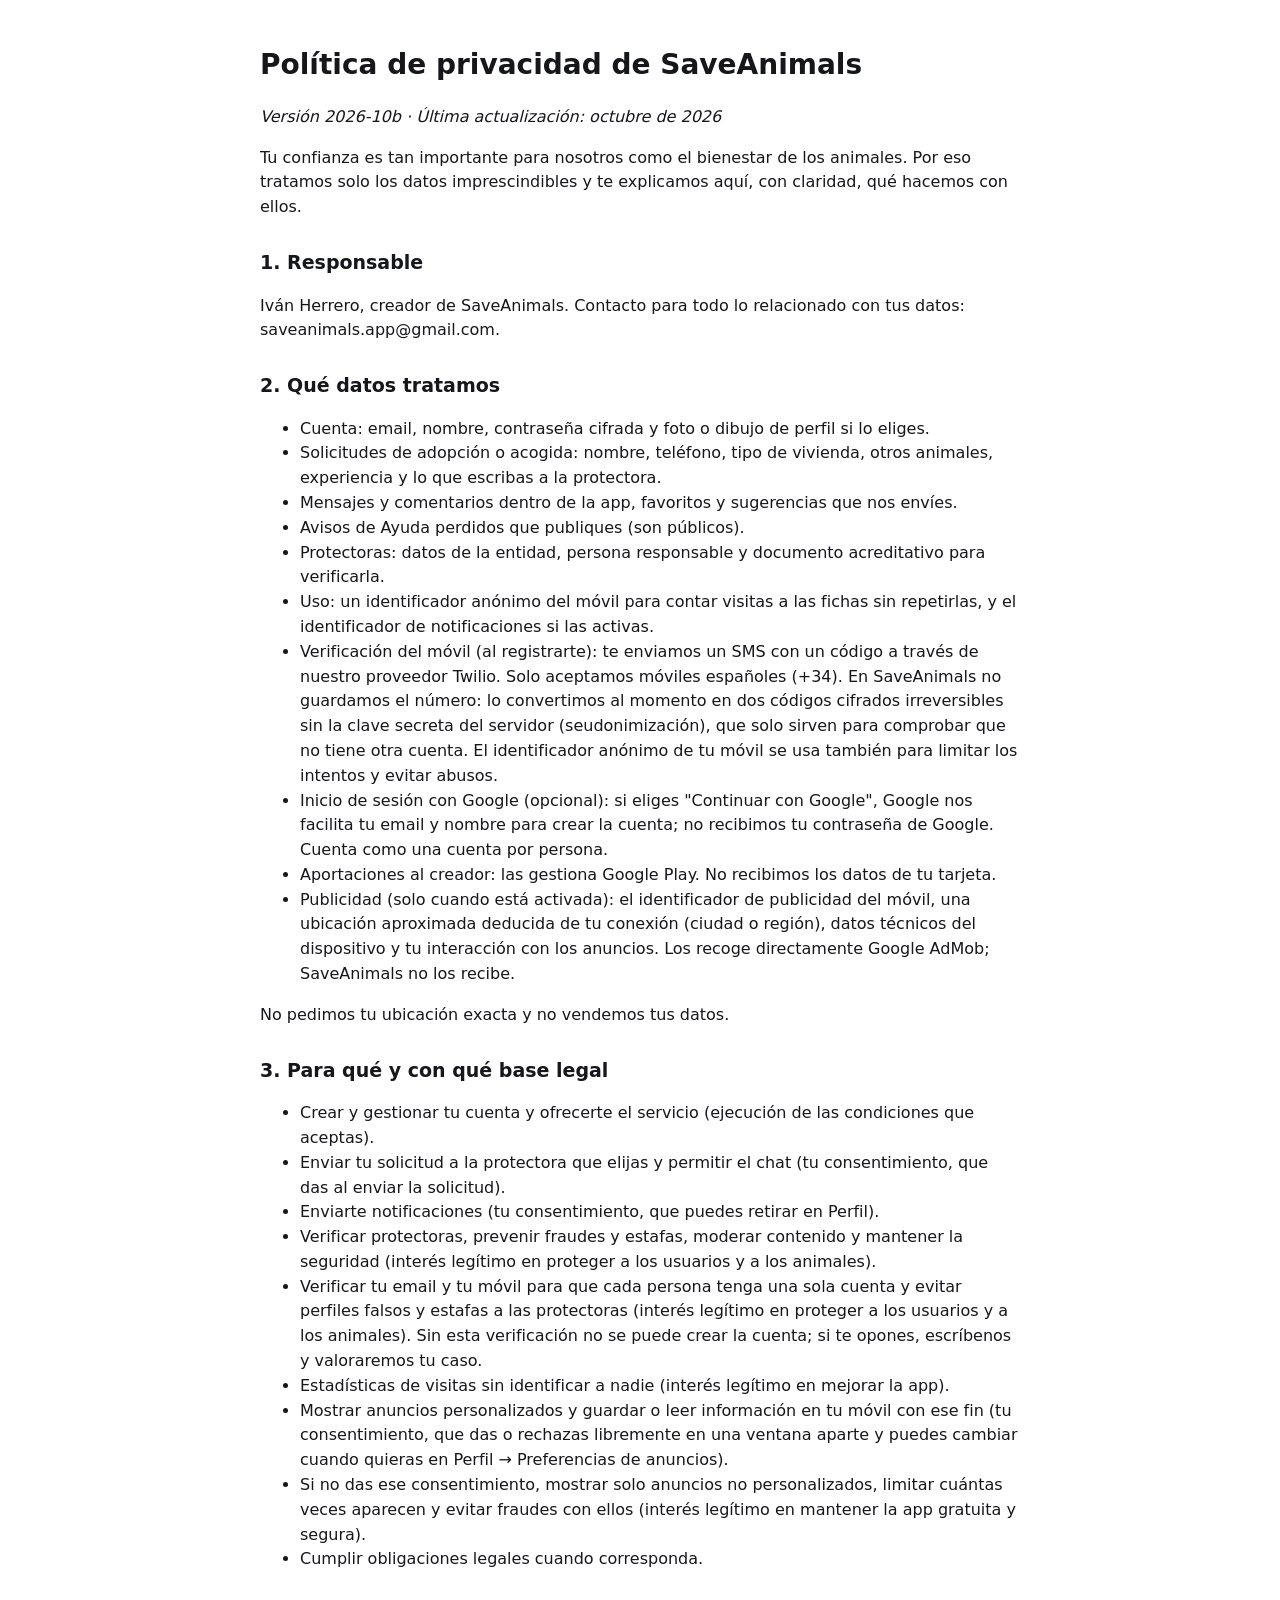
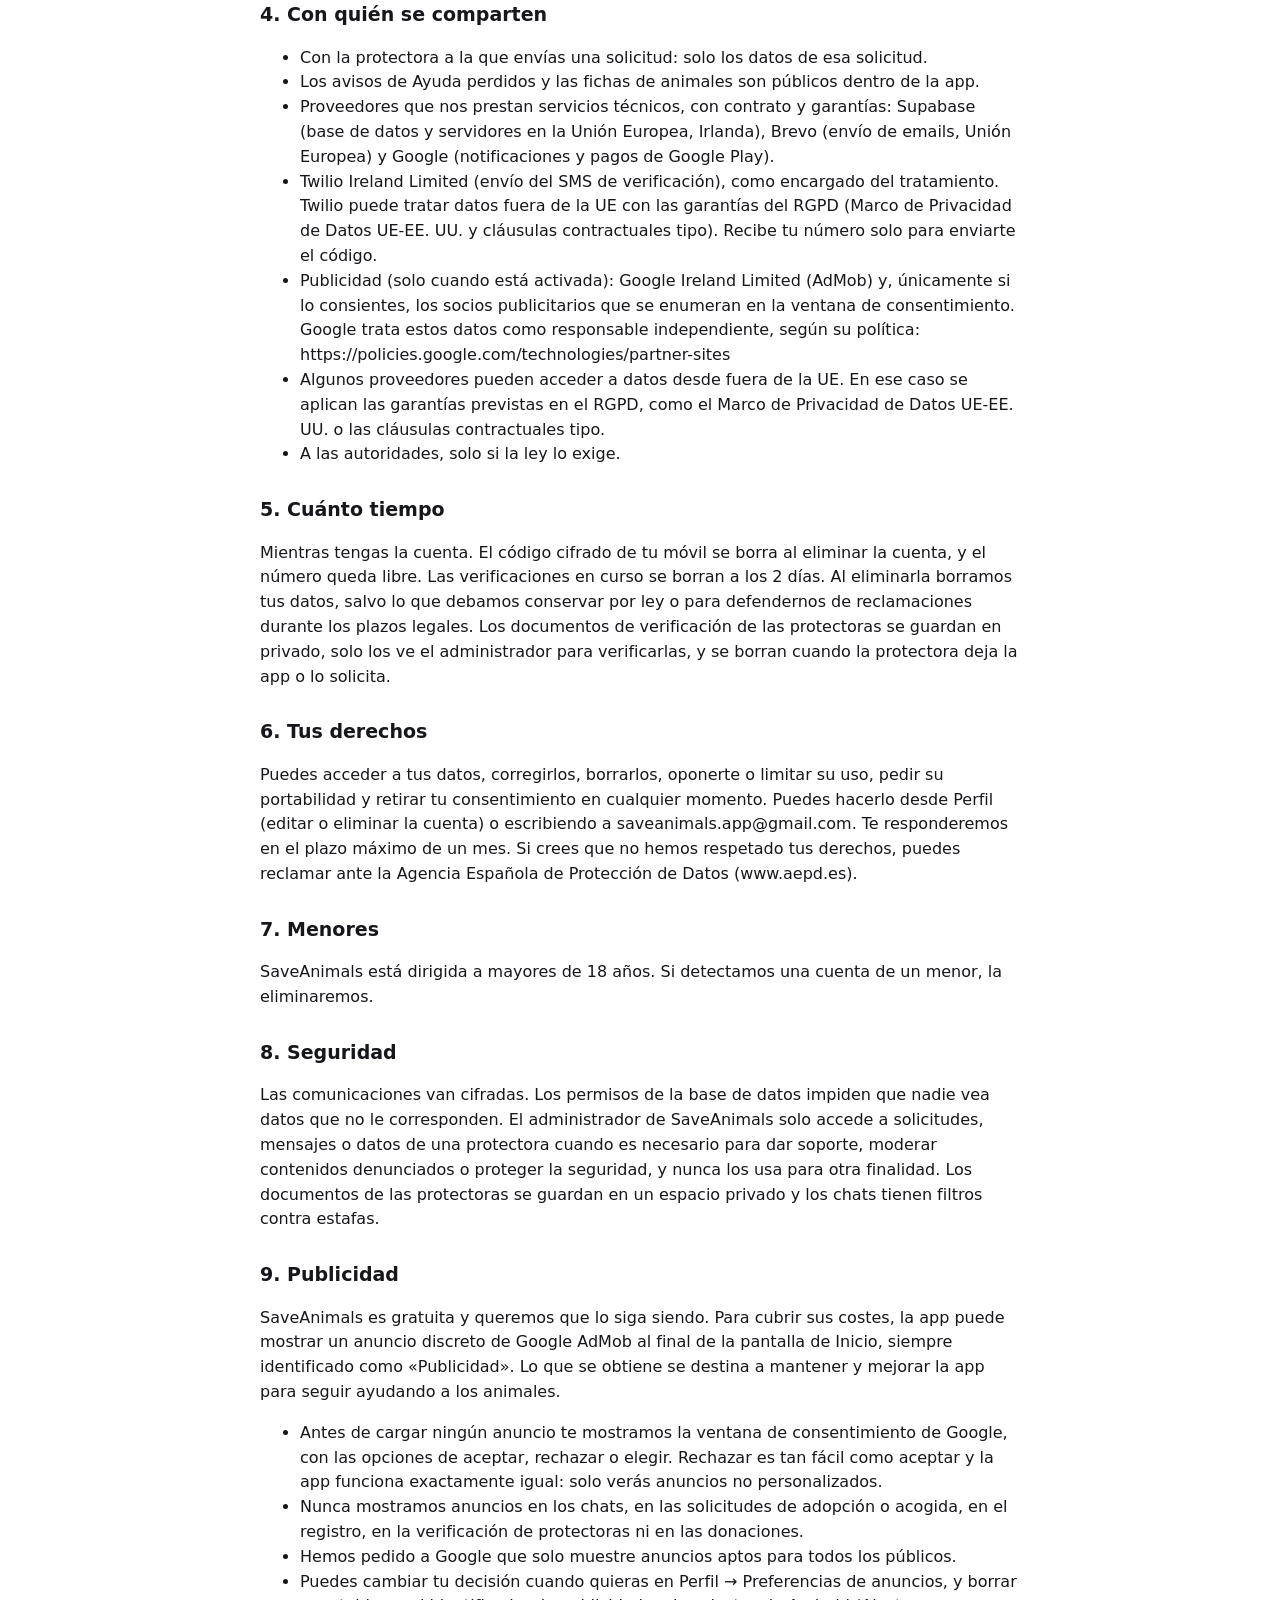
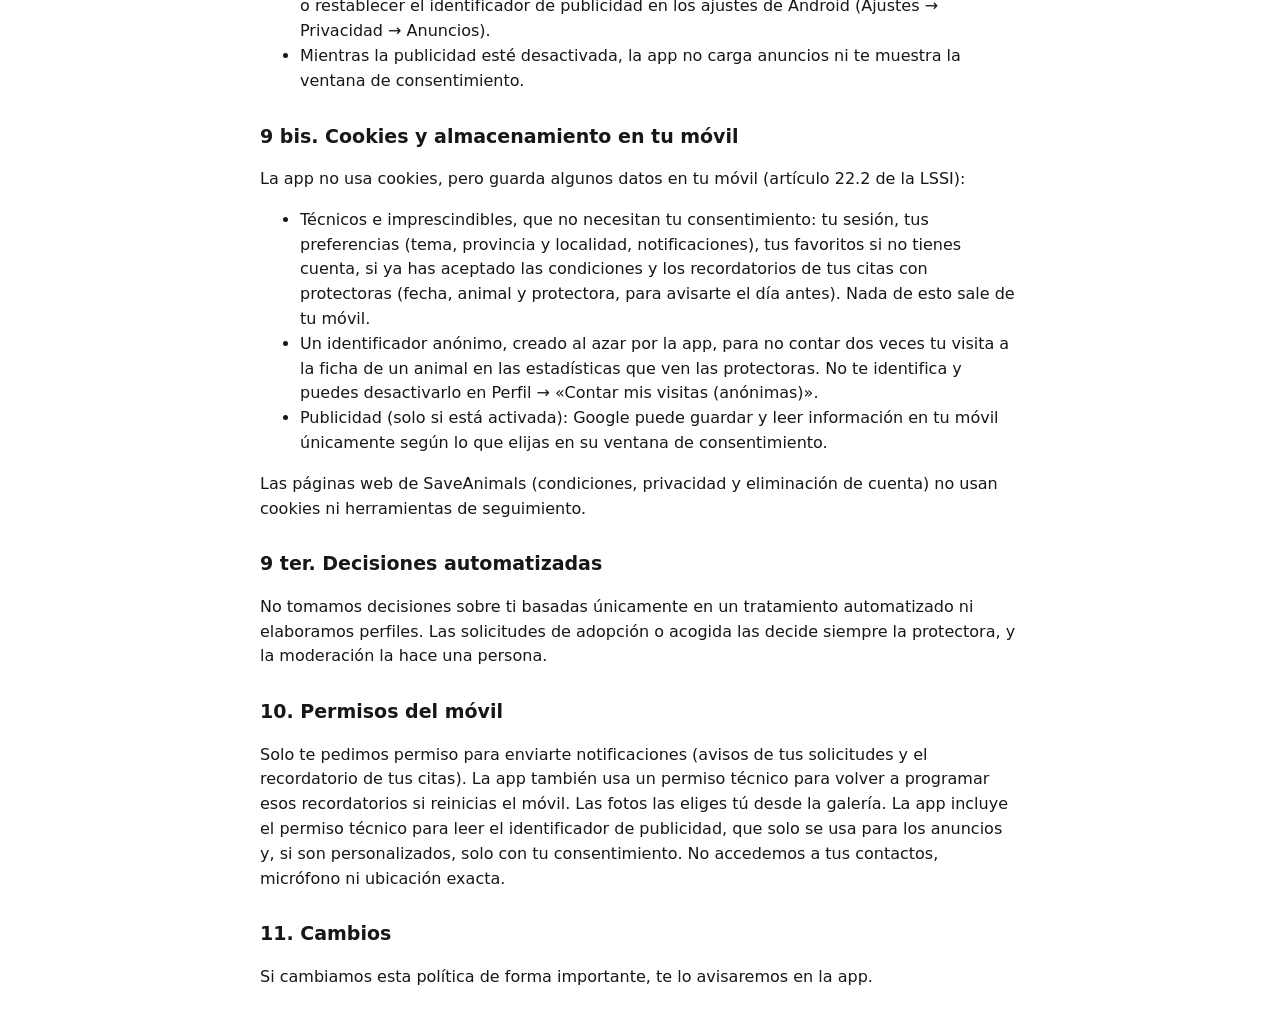
<file: privacidad.html>
<!doctype html><html lang="es"><head><meta charset="utf-8"><meta name="viewport" content="width=device-width,initial-scale=1"><title>Política de privacidad · SaveAnimals</title><style>body{font-family:system-ui,sans-serif;max-width:760px;margin:0 auto;padding:24px 18px;line-height:1.55;color:#16171b}h1{font-size:28px}h2{font-size:19px;margin-top:28px}</style></head><body><h1>Política de privacidad de SaveAnimals</h1><p><em>Versi&#243;n 2026-10b &#183; &#218;ltima actualizaci&#243;n: octubre de 2026</em></p><p>Tu confianza es tan importante para nosotros como el bienestar de los animales. Por eso tratamos solo los datos imprescindibles y te explicamos aqu&#237;, con claridad, qu&#233; hacemos con ellos.</p><h2>1. Responsable</h2><p>Iv&#225;n Herrero, creador de SaveAnimals. Contacto para todo lo relacionado con tus datos: saveanimals.app@gmail.com.</p><h2>2. Qu&#233; datos tratamos</h2><ul><li>Cuenta: email, nombre, contrase&#241;a cifrada y foto o dibujo de perfil si lo eliges.</li><li>Solicitudes de adopci&#243;n o acogida: nombre, tel&#233;fono, tipo de vivienda, otros animales, experiencia y lo que escribas a la protectora.</li><li>Mensajes y comentarios dentro de la app, favoritos y sugerencias que nos env&#237;es.</li><li>Avisos de Ayuda perdidos que publiques (son p&#250;blicos).</li><li>Protectoras: datos de la entidad, persona responsable y documento acreditativo para verificarla.</li><li>Uso: un identificador an&#243;nimo del m&#243;vil para contar visitas a las fichas sin repetirlas, y el identificador de notificaciones si las activas.</li><li>Verificaci&#243;n del m&#243;vil (al registrarte): te enviamos un SMS con un c&#243;digo a trav&#233;s de nuestro proveedor Twilio. Solo aceptamos m&#243;viles espa&#241;oles (+34). En SaveAnimals no guardamos el n&#250;mero: lo convertimos al momento en dos c&#243;digos cifrados irreversibles sin la clave secreta del servidor (seudonimizaci&#243;n), que solo sirven para comprobar que no tiene otra cuenta. El identificador an&#243;nimo de tu m&#243;vil se usa tambi&#233;n para limitar los intentos y evitar abusos.</li><li>Inicio de sesi&#243;n con Google (opcional): si eliges &quot;Continuar con Google&quot;, Google nos facilita tu email y nombre para crear la cuenta; no recibimos tu contrase&#241;a de Google. Cuenta como una cuenta por persona.</li><li>Aportaciones al creador: las gestiona Google Play. No recibimos los datos de tu tarjeta.</li><li>Publicidad (solo cuando est&#225; activada): el identificador de publicidad del m&#243;vil, una ubicaci&#243;n aproximada deducida de tu conexi&#243;n (ciudad o regi&#243;n), datos t&#233;cnicos del dispositivo y tu interacci&#243;n con los anuncios. Los recoge directamente Google AdMob; SaveAnimals no los recibe.</li></ul><p>No pedimos tu ubicaci&#243;n exacta y no vendemos tus datos.</p><h2>3. Para qu&#233; y con qu&#233; base legal</h2><ul><li>Crear y gestionar tu cuenta y ofrecerte el servicio (ejecuci&#243;n de las condiciones que aceptas).</li><li>Enviar tu solicitud a la protectora que elijas y permitir el chat (tu consentimiento, que das al enviar la solicitud).</li><li>Enviarte notificaciones (tu consentimiento, que puedes retirar en Perfil).</li><li>Verificar protectoras, prevenir fraudes y estafas, moderar contenido y mantener la seguridad (inter&#233;s leg&#237;timo en proteger a los usuarios y a los animales).</li><li>Verificar tu email y tu m&#243;vil para que cada persona tenga una sola cuenta y evitar perfiles falsos y estafas a las protectoras (inter&#233;s leg&#237;timo en proteger a los usuarios y a los animales). Sin esta verificaci&#243;n no se puede crear la cuenta; si te opones, escr&#237;benos y valoraremos tu caso.</li><li>Estad&#237;sticas de visitas sin identificar a nadie (inter&#233;s leg&#237;timo en mejorar la app).</li><li>Mostrar anuncios personalizados y guardar o leer informaci&#243;n en tu m&#243;vil con ese fin (tu consentimiento, que das o rechazas libremente en una ventana aparte y puedes cambiar cuando quieras en Perfil → Preferencias de anuncios).</li><li>Si no das ese consentimiento, mostrar solo anuncios no personalizados, limitar cu&#225;ntas veces aparecen y evitar fraudes con ellos (inter&#233;s leg&#237;timo en mantener la app gratuita y segura).</li><li>Cumplir obligaciones legales cuando corresponda.</li></ul><h2>4. Con qui&#233;n se comparten</h2><ul><li>Con la protectora a la que env&#237;as una solicitud: solo los datos de esa solicitud.</li><li>Los avisos de Ayuda perdidos y las fichas de animales son p&#250;blicos dentro de la app.</li><li>Proveedores que nos prestan servicios t&#233;cnicos, con contrato y garant&#237;as: Supabase (base de datos y servidores en la Uni&#243;n Europea, Irlanda), Brevo (env&#237;o de emails, Uni&#243;n Europea) y Google (notificaciones y pagos de Google Play).</li><li>Twilio Ireland Limited (env&#237;o del SMS de verificaci&#243;n), como encargado del tratamiento. Twilio puede tratar datos fuera de la UE con las garant&#237;as del RGPD (Marco de Privacidad de Datos UE-EE. UU. y cl&#225;usulas contractuales tipo). Recibe tu n&#250;mero solo para enviarte el c&#243;digo.</li><li>Publicidad (solo cuando est&#225; activada): Google Ireland Limited (AdMob) y, &#250;nicamente si lo consientes, los socios publicitarios que se enumeran en la ventana de consentimiento. Google trata estos datos como responsable independiente, seg&#250;n su pol&#237;tica: https://policies.google.com/technologies/partner-sites</li><li>Algunos proveedores pueden acceder a datos desde fuera de la UE. En ese caso se aplican las garant&#237;as previstas en el RGPD, como el Marco de Privacidad de Datos UE-EE. UU. o las cl&#225;usulas contractuales tipo.</li><li>A las autoridades, solo si la ley lo exige.</li></ul><h2>5. Cu&#225;nto tiempo</h2><p>Mientras tengas la cuenta. El c&#243;digo cifrado de tu m&#243;vil se borra al eliminar la cuenta, y el n&#250;mero queda libre. Las verificaciones en curso se borran a los 2 d&#237;as. Al eliminarla borramos tus datos, salvo lo que debamos conservar por ley o para defendernos de reclamaciones durante los plazos legales. Los documentos de verificaci&#243;n de las protectoras se guardan en privado, solo los ve el administrador para verificarlas, y se borran cuando la protectora deja la app o lo solicita.</p><h2>6. Tus derechos</h2><p>Puedes acceder a tus datos, corregirlos, borrarlos, oponerte o limitar su uso, pedir su portabilidad y retirar tu consentimiento en cualquier momento. Puedes hacerlo desde Perfil (editar o eliminar la cuenta) o escribiendo a saveanimals.app@gmail.com. Te responderemos en el plazo m&#225;ximo de un mes. Si crees que no hemos respetado tus derechos, puedes reclamar ante la Agencia Espa&#241;ola de Protecci&#243;n de Datos (www.aepd.es).</p><h2>7. Menores</h2><p>SaveAnimals est&#225; dirigida a mayores de 18 a&#241;os. Si detectamos una cuenta de un menor, la eliminaremos.</p><h2>8. Seguridad</h2><p>Las comunicaciones van cifradas. Los permisos de la base de datos impiden que nadie vea datos que no le corresponden. El administrador de SaveAnimals solo accede a solicitudes, mensajes o datos de una protectora cuando es necesario para dar soporte, moderar contenidos denunciados o proteger la seguridad, y nunca los usa para otra finalidad. Los documentos de las protectoras se guardan en un espacio privado y los chats tienen filtros contra estafas.</p><h2>9. Publicidad</h2><p>SaveAnimals es gratuita y queremos que lo siga siendo. Para cubrir sus costes, la app puede mostrar un anuncio discreto de Google AdMob al final de la pantalla de Inicio, siempre identificado como &#171;Publicidad&#187;. Lo que se obtiene se destina a mantener y mejorar la app para seguir ayudando a los animales.</p><ul><li>Antes de cargar ning&#250;n anuncio te mostramos la ventana de consentimiento de Google, con las opciones de aceptar, rechazar o elegir. Rechazar es tan f&#225;cil como aceptar y la app funciona exactamente igual: solo ver&#225;s anuncios no personalizados.</li><li>Nunca mostramos anuncios en los chats, en las solicitudes de adopci&#243;n o acogida, en el registro, en la verificaci&#243;n de protectoras ni en las donaciones.</li><li>Hemos pedido a Google que solo muestre anuncios aptos para todos los p&#250;blicos.</li><li>Puedes cambiar tu decisi&#243;n cuando quieras en Perfil → Preferencias de anuncios, y borrar o restablecer el identificador de publicidad en los ajustes de Android (Ajustes → Privacidad → Anuncios).</li><li>Mientras la publicidad est&#233; desactivada, la app no carga anuncios ni te muestra la ventana de consentimiento.</li></ul><h2>9 bis. Cookies y almacenamiento en tu m&#243;vil</h2><p>La app no usa cookies, pero guarda algunos datos en tu m&#243;vil (art&#237;culo 22.2 de la LSSI):</p><ul><li>T&#233;cnicos e imprescindibles, que no necesitan tu consentimiento: tu sesi&#243;n, tus preferencias (tema, provincia y localidad, notificaciones), tus favoritos si no tienes cuenta, si ya has aceptado las condiciones y los recordatorios de tus citas con protectoras (fecha, animal y protectora, para avisarte el d&#237;a antes). Nada de esto sale de tu m&#243;vil.</li><li>Un identificador an&#243;nimo, creado al azar por la app, para no contar dos veces tu visita a la ficha de un animal en las estad&#237;sticas que ven las protectoras. No te identifica y puedes desactivarlo en Perfil → &#171;Contar mis visitas (an&#243;nimas)&#187;.</li><li>Publicidad (solo si est&#225; activada): Google puede guardar y leer informaci&#243;n en tu m&#243;vil &#250;nicamente seg&#250;n lo que elijas en su ventana de consentimiento.</li></ul><p>Las p&#225;ginas web de SaveAnimals (condiciones, privacidad y eliminaci&#243;n de cuenta) no usan cookies ni herramientas de seguimiento.</p><h2>9 ter. Decisiones automatizadas</h2><p>No tomamos decisiones sobre ti basadas &#250;nicamente en un tratamiento automatizado ni elaboramos perfiles. Las solicitudes de adopci&#243;n o acogida las decide siempre la protectora, y la moderaci&#243;n la hace una persona.</p><h2>10. Permisos del m&#243;vil</h2><p>Solo te pedimos permiso para enviarte notificaciones (avisos de tus solicitudes y el recordatorio de tus citas). La app tambi&#233;n usa un permiso t&#233;cnico para volver a programar esos recordatorios si reinicias el m&#243;vil. Las fotos las eliges t&#250; desde la galer&#237;a. La app incluye el permiso t&#233;cnico para leer el identificador de publicidad, que solo se usa para los anuncios y, si son personalizados, solo con tu consentimiento. No accedemos a tus contactos, micr&#243;fono ni ubicaci&#243;n exacta.</p><h2>11. Cambios</h2><p>Si cambiamos esta pol&#237;tica de forma importante, te lo avisaremos en la app.</p></body></html>
</file>
